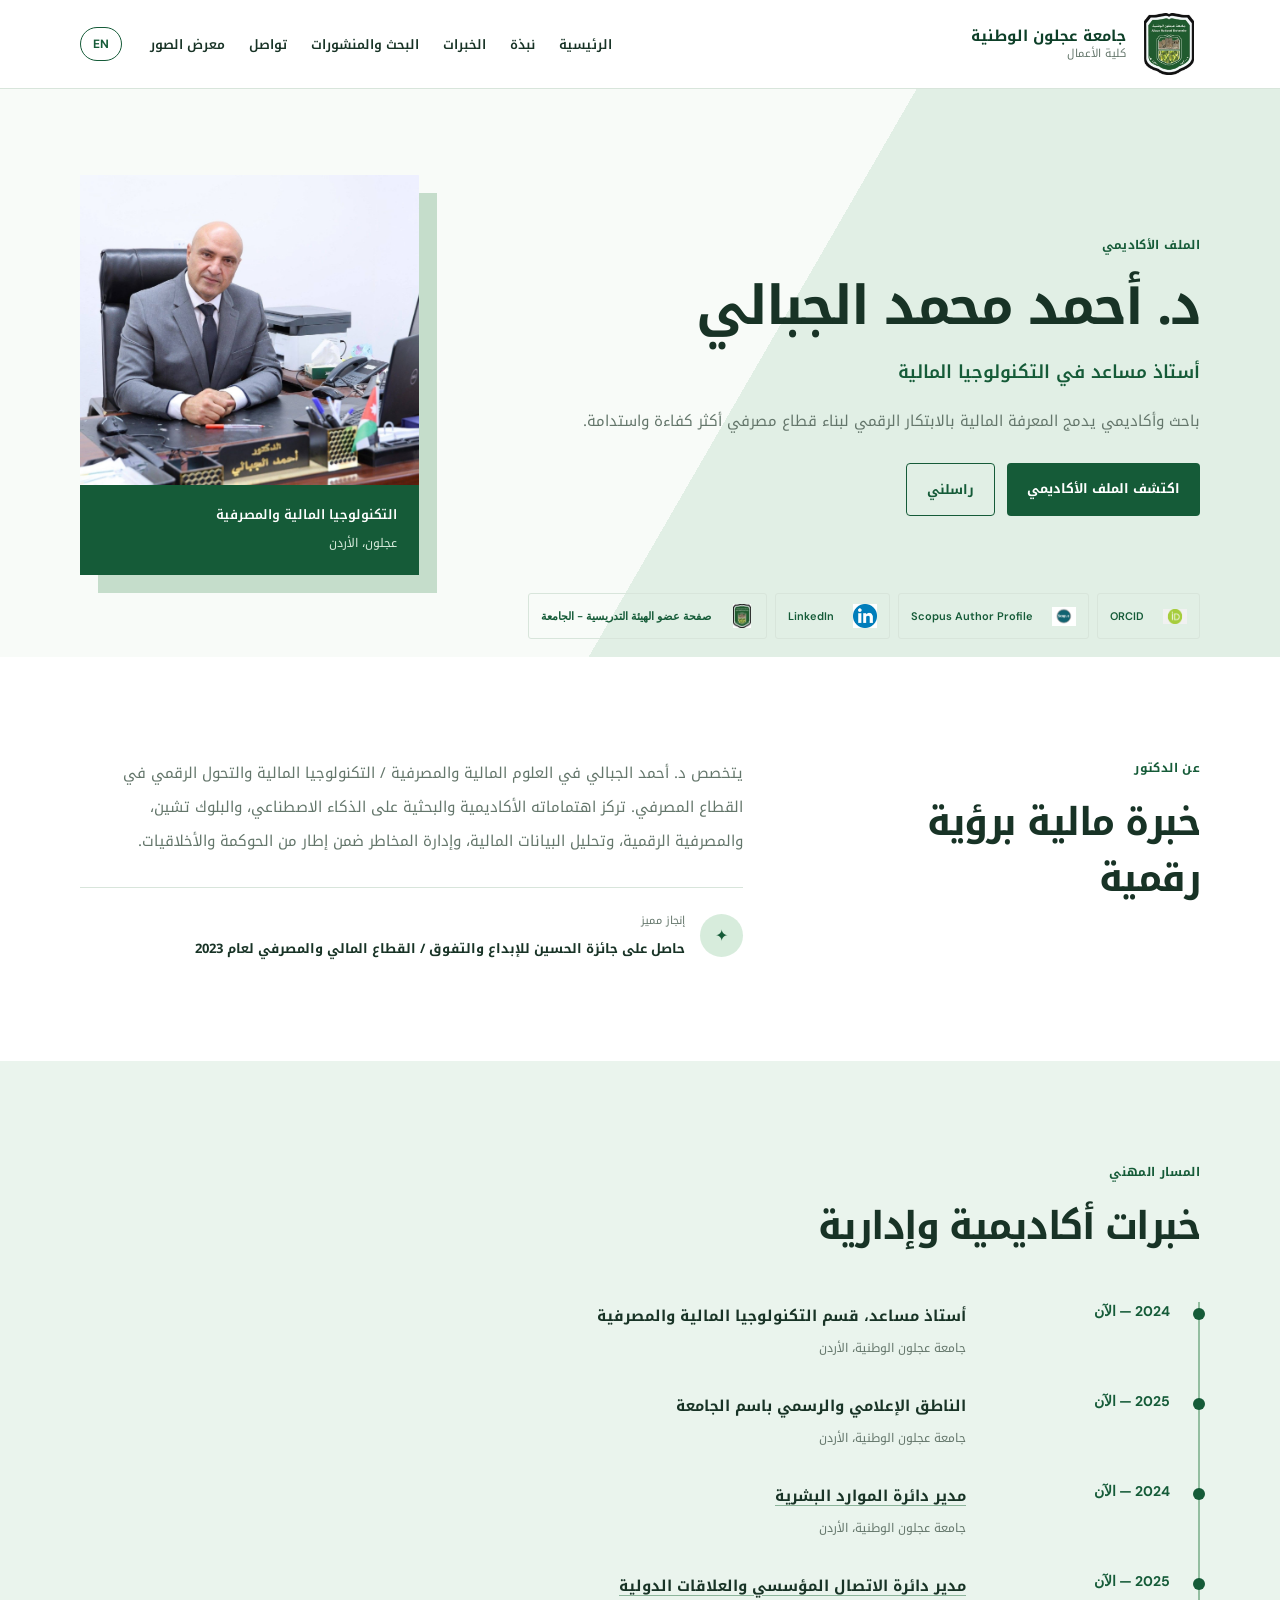
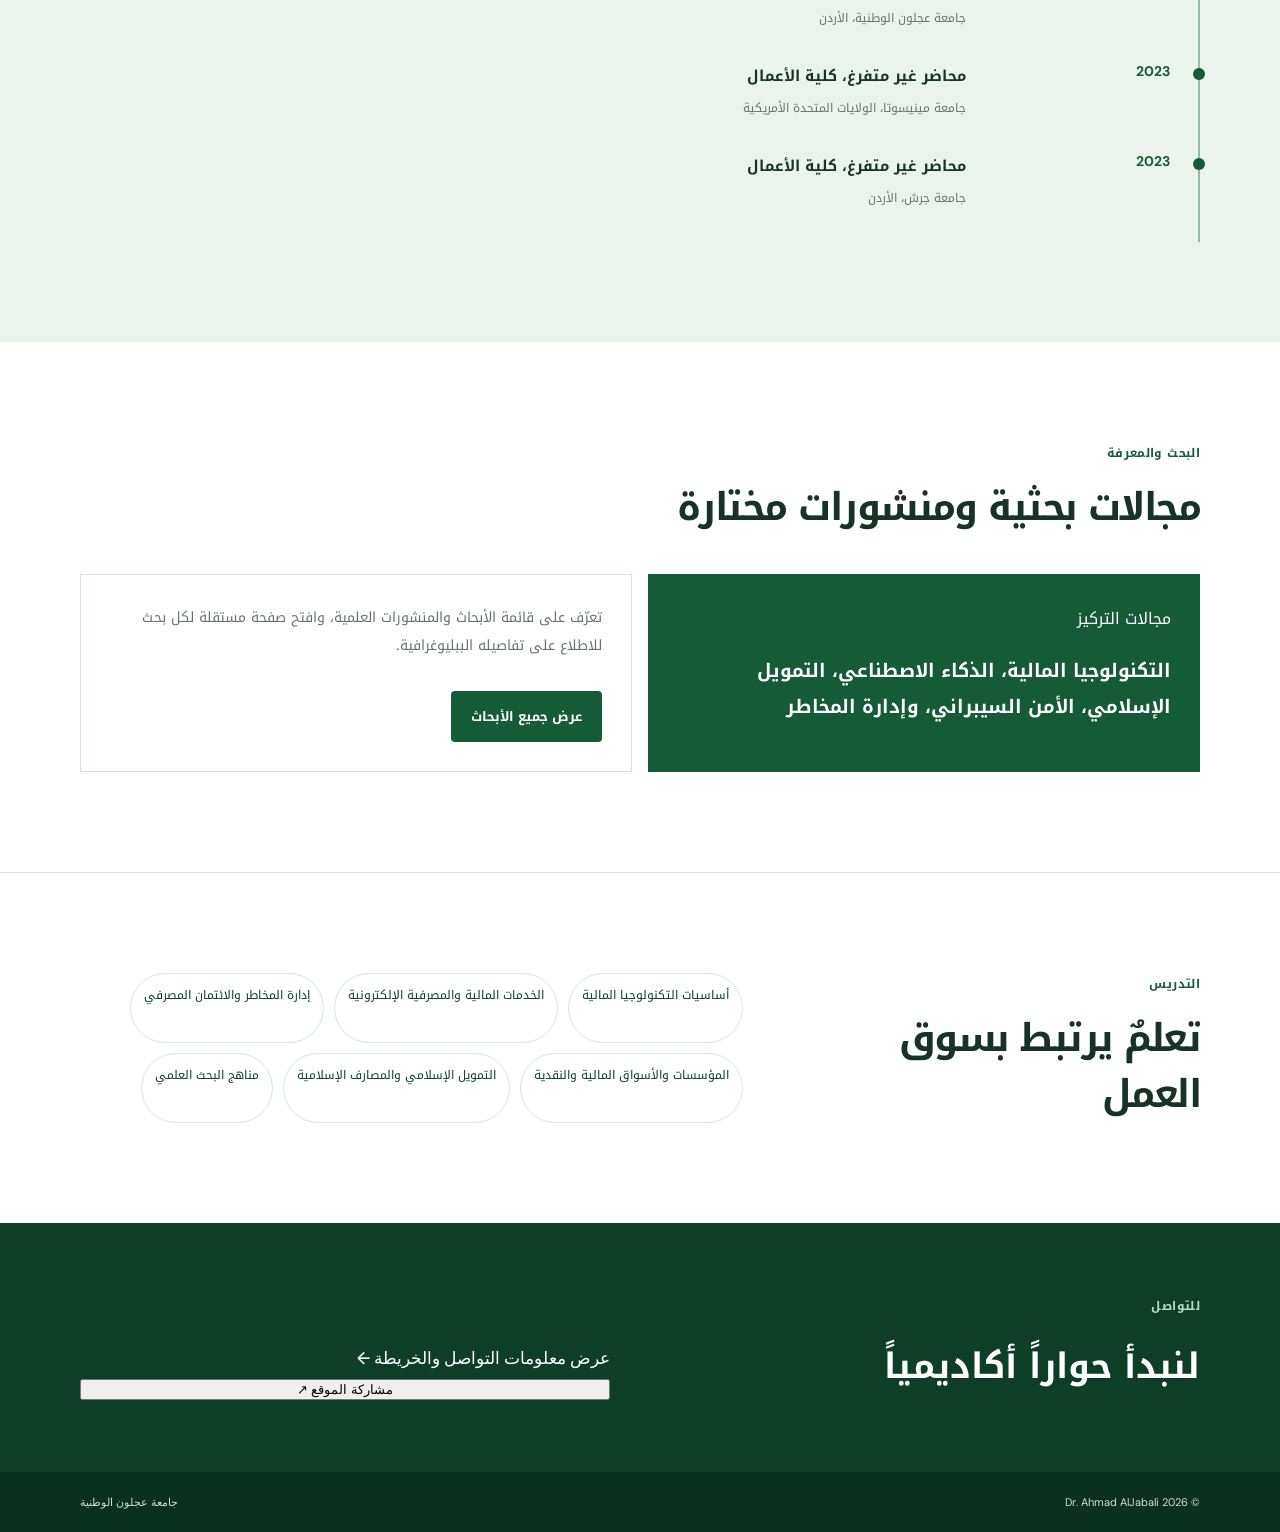
<file: index.html>
<!doctype html>
<html lang="ar" dir="rtl">
<head>
  <meta charset="UTF-8" />
  <meta name="viewport" content="width=device-width, initial-scale=1.0" />
  <title>د. أحمد الجبالي | الملف الأكاديمي</title>
  <meta name="description" content="الموقع الأكاديمي للدكتور أحمد الجبالي - العلوم المالية والمصرفية /التكنولوجيا المالية." />
  <!-- Social Media Preview -->
<meta property="og:title" content="د. أحمد محمد الجبالي | الملف الأكاديمي" />
<meta property="og:description" content="الموقع الأكاديمي للدكتور أحمد الجبالي - العلوم المالية والمصرفية/التكنولوجيا المالية." />
<meta property="og:image" content="https://mohammadalj5.github.io/dr_ahmadaljabali-website/assets/51c2ac51-fe63-4272-a3a8-78ae54e2b1c9.png" />
<meta property="og:url" content="https://mohammadalj5.github.io/dr_ahmadaljabali-website/" />
<meta property="og:type" content="website" />

<meta name="twitter:card" content="summary_large_image" />
<meta name="twitter:title" content="د. أحمد محمد الجبالي | الملف الأكاديمي" />
<meta name="twitter:description" content="الموقع الأكاديمي للدكتور أحمد الجبالي - العلوم المالية والمصرفية /التكنولوجيا المالية." />
<meta name="twitter:image" content="https://mohammadalj5.github.io/dr_ahmadaljabali-website/assets/51c2ac51-fe63-4272-a3a8-78ae54e2b1c9.png" />
  <link rel="preconnect" href="https://fonts.googleapis.com">
  <link rel="preconnect" href="https://fonts.gstatic.com" crossorigin>
  <link href="https://fonts.googleapis.com/css2?family=DM+Sans:wght@400;500;600;700&family=Noto+Kufi+Arabic:wght@400;500;600;700&display=swap" rel="stylesheet">
  <link rel="stylesheet" href="styles.css" />
</head>
<body>
  <header class="site-header" id="top">
    <div class="container nav-wrap">
      <a class="brand" href="#top" aria-label="الرئيسية">
        <img src="assets/anu-logo.png" alt="شعار جامعة عجلون الوطنية" />
        <span><strong data-i18n="university">جامعة عجلون الوطنية</strong><small data-i18n="college">كلية الأعمال</small></span>
      </a>
      <nav aria-label="التنقل الرئيسي">
        <a href="index.html" data-i18n="navHome">الرئيسية</a>
        <a href="#about" data-i18n="navAbout">نبذة</a>
        <a href="#experience" data-i18n="navExperience">الخبرات</a>
        <a href="publications.html" data-i18n="navResearch">البحث والمنشورات</a>
        <a href="contact.html" data-i18n="navContact">تواصل</a>
        <a href="gallery.html" data-i18n="navGallery">معرض الصور</a>
      </nav>
      <button class="language-toggle" id="languageToggle" type="button" aria-label="Switch to English">EN</button>
    </div>
  </header>

  <main>
    <section class="hero">
      <div class="container hero-grid">
        <div class="hero-copy">
          <p class="eyebrow" data-i18n="eyebrow">الملف الأكاديمي</p>
          <h1 data-i18n="name">د. أحمد محمد الجبالي</h1>
          <p class="role" data-i18n="role">أستاذ مساعد في التكنولوجيا المالية</p>
          <p class="intro" data-i18n="intro">باحث وأكاديمي يدمج المعرفة المالية بالابتكار الرقمي لبناء قطاع مصرفي أكثر كفاءة واستدامة.</p>
          <div class="hero-actions">
            <a class="button button-primary" href="#about" data-i18n="discover">اكتشف الملف الأكاديمي</a>
            <a class="button button-quiet" href="mailto:A.Aljabali@anu.edu.jo" data-i18n="email">راسلني</a>
          </div>
        </div>
        <aside class="profile-card profile-visual" aria-label="صورة الدكتور أحمد الجبالي">
          <img src="assets/ahmad-aljabali.jpg" alt="الدكتور أحمد الجبالي" />
          <div class="photo-caption"><p data-i18n="cardDepartment"> التكنولوجيا المالية والمصرفية</p><span data-i18n="cardLocation">عجلون، الأردن</span></div>
        </aside>
</div>
<div class="container profile-links" aria-label="روابط أكاديمية">
  <a href="https://orcid.org/0009-0002-8690-1469" target="_blank" rel="noopener">
    <img src="assets/orcid logo.png" alt="ORCID">
    <span>ORCID</span>
  </a>

  <a href="https://www.scopus.com/authid/detail.uri?authorId=59674496400" target="_blank" rel="noopener">
    <img src="assets/scopus logo.jpg" alt="Scopus">
    <span>Scopus Author Profile</span>
  </a>
<a href="https://www.linkedin.com/in/dr-ahmad-aljabali-895127381" target="_blank" rel="noopener">
  <img src="assets/linkedin-logo.jpg" alt="LinkedIn">
  <span>LinkedIn</span>
</a>
  <a href="https://www.anu.edu.jo/colleges/business-college/department-of-banking-and-financial-sciences/faculty-members-of-the-department-of-banking-and-finance/" target="_blank" rel="noopener">
    <img src="assets/anu-logo.png" alt="جامعة عجلون الوطنية">
    <span>صفحة عضو الهيئة التدريسية - الجامعة</span>
  </a>
</div>
     
    </section>

    <section class="section" id="about">
      <div class="container two-column">
        <div>
          <p class="section-kicker" data-i18n="aboutKicker">عن الدكتور</p>
          <h2 data-i18n="aboutTitle">خبرة مالية برؤية رقمية</h2>
        </div>
        <div>
          <p class="body-copy" data-i18n="aboutText">يتخصص د. أحمد الجبالي في العلوم المالية والمصرفية /التكنولوجيا المالية والتحول الرقمي في القطاع المصرفي. تركز اهتماماته الأكاديمية والبحثية على الذكاء الاصطناعي، والبلوك تشين، والمصرفية الرقمية، وتحليل البيانات المالية، وإدارة المخاطر ضمن إطار من الحوكمة والأخلاقيات.</p>
          <div class="award-callout">
            <span class="award-icon">✦</span>
            <div><small data-i18n="awardLabel">إنجاز مميز</small><strong data-i18n="awardText">حاصل على جائزة الحسين للابداع والتفوق / القطاع المالية والمصرفي لعام 2023</strong></div>
          </div>
        </div>
      </div>
    </section>

    <section class="section soft-section" id="experience">
      <div class="container">
        <p class="section-kicker" data-i18n="experienceKicker">المسار المهني</p>
        <h2 data-i18n="experienceTitle">خبرات أكاديمية وإدارية</h2>
        <div class="timeline">
          <article><time>2024 — <span data-i18n="present">الآن</span></time><div><h3 data-i18n="job1">أستاذ مساعد، قسم التكنولوجيا المالية والمصرفية</h3><p data-i18n="anu">جامعة عجلون الوطنية، الأردن</p></div></article>
          <article><time>2025 — <span data-i18n="present2">الآن</span></time><div><h3 data-i18n="job2"> الناطق الاعلامي والرسمي باسم الجامعة</h3><p data-i18n="anu2">جامعة عجلون الوطنية، الأردن</p></div></article>
          <article><time>2024 — <span data-i18n="present3">الآن</span></time><div><h3><a class="role-link" href="https://www.anu.edu.jo/human-resources-department/" target="_blank" rel="noopener" data-i18n="jobHr"> مدير دائرة الموارد البشرية</a></h3><p data-i18n="anuHr">جامعة عجلون الوطنية، الأردن</p></div></article>
          <article><time>2025 — <span data-i18n="present4">الآن</span></time><div><h3><a class="role-link" href="https://www.anu.edu.jo/public-relations-department/" target="_blank" rel="noopener" data-i18n="jobPr">مدير دائرة الإتصال المؤسسي والعلاقات الدولية </a></h3><p data-i18n="anuPr">جامعة عجلون الوطنية، الأردن</p></div></article>
          <article><time>2023 </time><div><h3 data-i18n="job4">محاضر غير متفرغ/كلية الاعمال</h3><p data-i18n="minnesota">جامعة مينيسوتا، الولايات المتحدة الأمريكية</p></div></article>
          <article><time>2023 </time><div><h3 data-i18n="job5">محاضرغيرمتفرغ،كلية الاعمال</h3><p data-i18n="fiafi">الاردن،جامعة جرش</p></div></article>
        </div>
      </div>
    </section>

    <section class="section" id="research">
      <div class="container">
        <p class="section-kicker" data-i18n="researchKicker">البحث والمعرفة</p>
        <h2 data-i18n="researchTitle">مجالات بحثية ومنشورات مختارة</h2>
        <div class="research-overview">
          <article class="research-lead"><span data-i18n="areasLabel">مجالات التركيز</span><h3 data-i18n="areas">التكنولوجيا المالية، الذكاء الاصطناعي، التمويل الإسلامي، الأمن السيبراني، وإدارة المخاطر</h3></article>
          <div><p data-i18n="researchIntro">تعرّف على قائمة الأبحاث والمنشورات العلمية، وافتح صفحة مستقلة لكل بحث للاطلاع على تفاصيله الببليوغرافية.</p><a href="publications.html" class="button button-primary" data-i18n="viewResearch">عرض جميع الأبحاث</a></div>
        </div>
      </div>
    </section>

    <section class="section teaching-section">
      <div class="container two-column">
        <div><p class="section-kicker" data-i18n="teachingKicker">التدريس</p><h2 data-i18n="teachingTitle">تعلمٌ يرتبط بسوق العمل</h2></div>
        <div class="course-list">
          <span data-i18n="course1">أساسيات التكنولوجيا المالية</span><span data-i18n="course2">الخدمات المالية والمصرفية الإلكترونية</span><span data-i18n="course3">إدارة المخاطر والائتمان المصرفي</span><span data-i18n="course4">المؤسسات والأسواق المالية والنقدية</span><span data-i18n="course5">التمويل الإسلامي والمصارف الإسلامية</span><span data-i18n="course6">مناهج البحث العلمي</span>
        </div>
      </div>
    </section>

    <section class="contact-section" id="contact">
      <div class="container contact-grid">
        <div><p class="section-kicker light" data-i18n="contactKicker">للتواصل</p><h2 data-i18n="contactTitle">لنبدأ حواراً أكاديمياً</h2></div>
        <div class="contact-details"><a href="contact.html" data-i18n="contactCta">عرض معلومات التواصل والخريطة ←</a><button class="share-site" id="shareSite" type="button" data-i18n="shareSite">مشاركة الموقع ↗</button></div>
      </div>
    </section>
  </main>
  <footer><div class="container"><span>© <span id="year"></span> Dr. Ahmad AlJabali</span><span data-i18n="footer">جامعة عجلون الوطنية</span></div></footer>
  <script src="publications.js"></script><script src="script.js"></script><script src="share.js"></script>
</body>
</html>
</file>
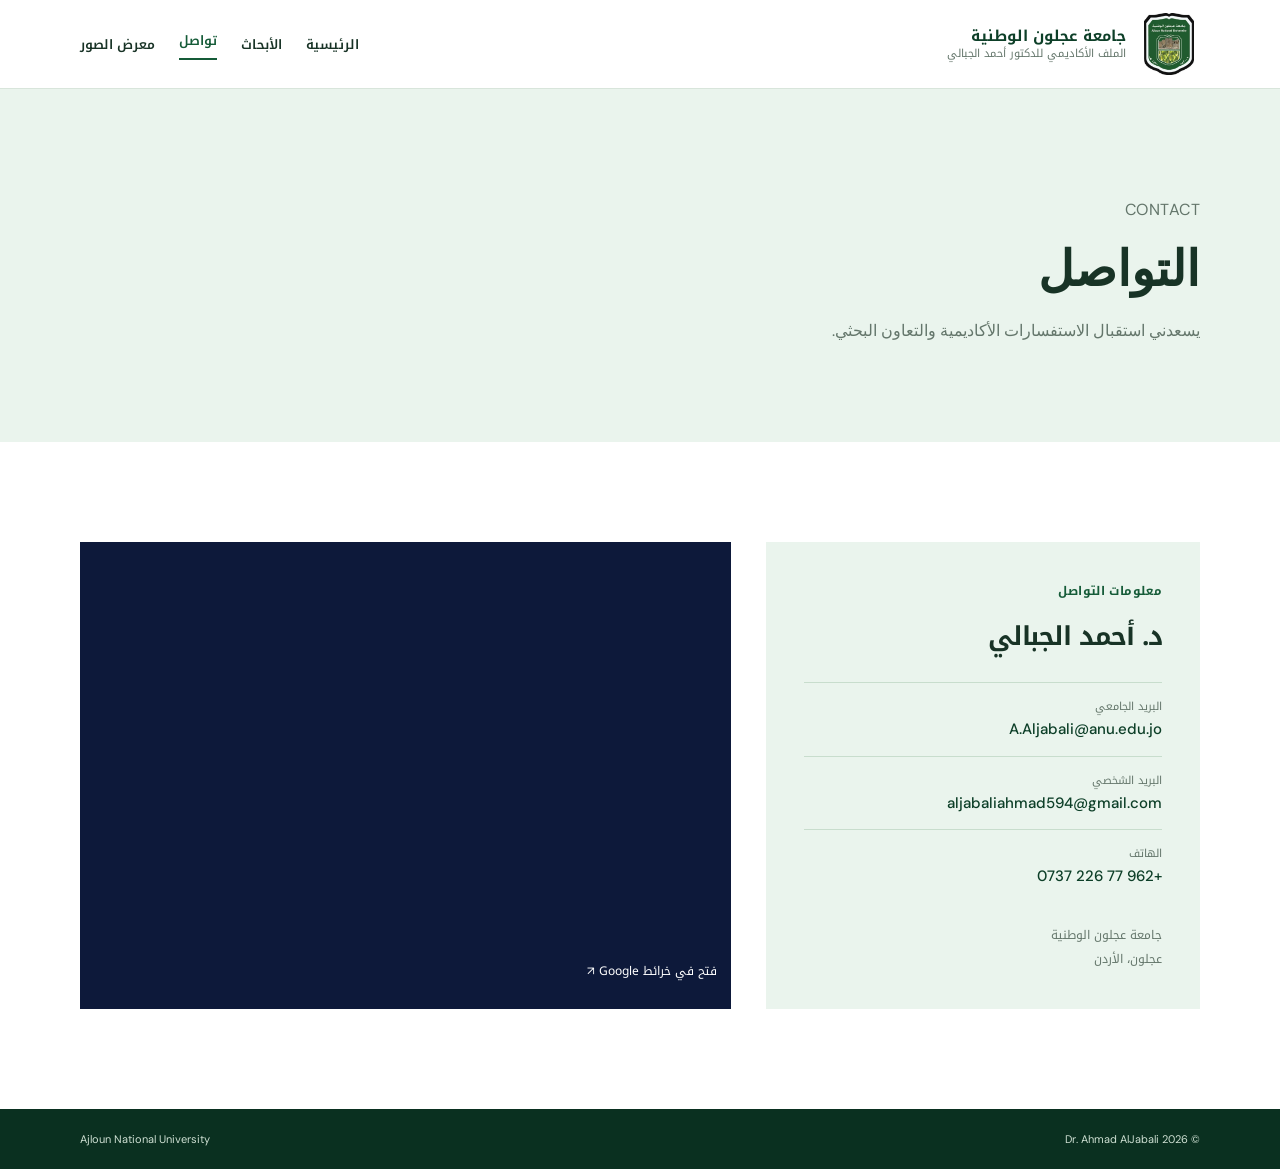
<file: contact.html>
<!doctype html><html lang="ar" dir="rtl"><head><meta charset="UTF-8"><meta name="viewport" content="width=device-width, initial-scale=1.0"><title>التواصل | د. أحمد الجبالي</title><link rel="preconnect" href="https://fonts.googleapis.com"><link rel="preconnect" href="https://fonts.gstatic.com" crossorigin><link href="https://fonts.googleapis.com/css2?family=DM+Sans:wght@400;500;600;700&family=Noto+Kufi+Arabic:wght@400;500;600;700&display=swap" rel="stylesheet"><link rel="stylesheet" href="styles.css"></head><body><header class="site-header"><div class="container nav-wrap"><a class="brand" href="index.html"><img src="assets/anu-logo.png" alt="شعار جامعة عجلون الوطنية"><span><strong>جامعة عجلون الوطنية</strong><small>الملف الأكاديمي للدكتور أحمد الجبالي</small></span></a><nav><a href="index.html">الرئيسية</a><a href="publications.html">الأبحاث</a><a class="active" href="contact.html">تواصل</a><a href="gallery.html">معرض الصور</a></nav></div></header><main><section class="publication-hero"><div class="container"><p class="section-kicker">CONTACT</p><h1>التواصل</h1><p>يسعدني استقبال الاستفسارات الأكاديمية والتعاون البحثي.</p></div></section><section class="section"><div class="container contact-page-grid"><div class="contact-card"><p class="section-kicker">معلومات التواصل</p><h2>د. أحمد الجبالي</h2><a href="mailto:A.Aljabali@anu.edu.jo"><small>البريد الجامعي</small>A.Aljabali@anu.edu.jo</a><a href="mailto:aljabaliahmad594@gmail.com"><small>البريد الشخصي</small>aljabaliahmad594@gmail.com</a><a href="tel:+962772260737"><small>الهاتف</small>+962 77 226 0737</a><p class="address">جامعة عجلون الوطنية<br>عجلون، الأردن</p></div><div class="map-card"><iframe title="موقع جامعة عجلون الوطنية على الخريطة" src="https://www.google.com/maps?q=Ajloun%20National%20University%2C%20Jordan&output=embed" loading="lazy" referrerpolicy="no-referrer-when-downgrade"></iframe><a href="https://maps.app.goo.gl/Q93CPGFQeJzZ2VXa8" target="_blank" rel="noopener">فتح في خرائط Google ↗</a></div></div></section></main><footer><div class="container"><span>© <span id="year"></span> Dr. Ahmad AlJabali</span><span>Ajloun National University</span></div></footer><script>document.querySelector('#year').textContent=new Date().getFullYear()</script></body></html>
</file>
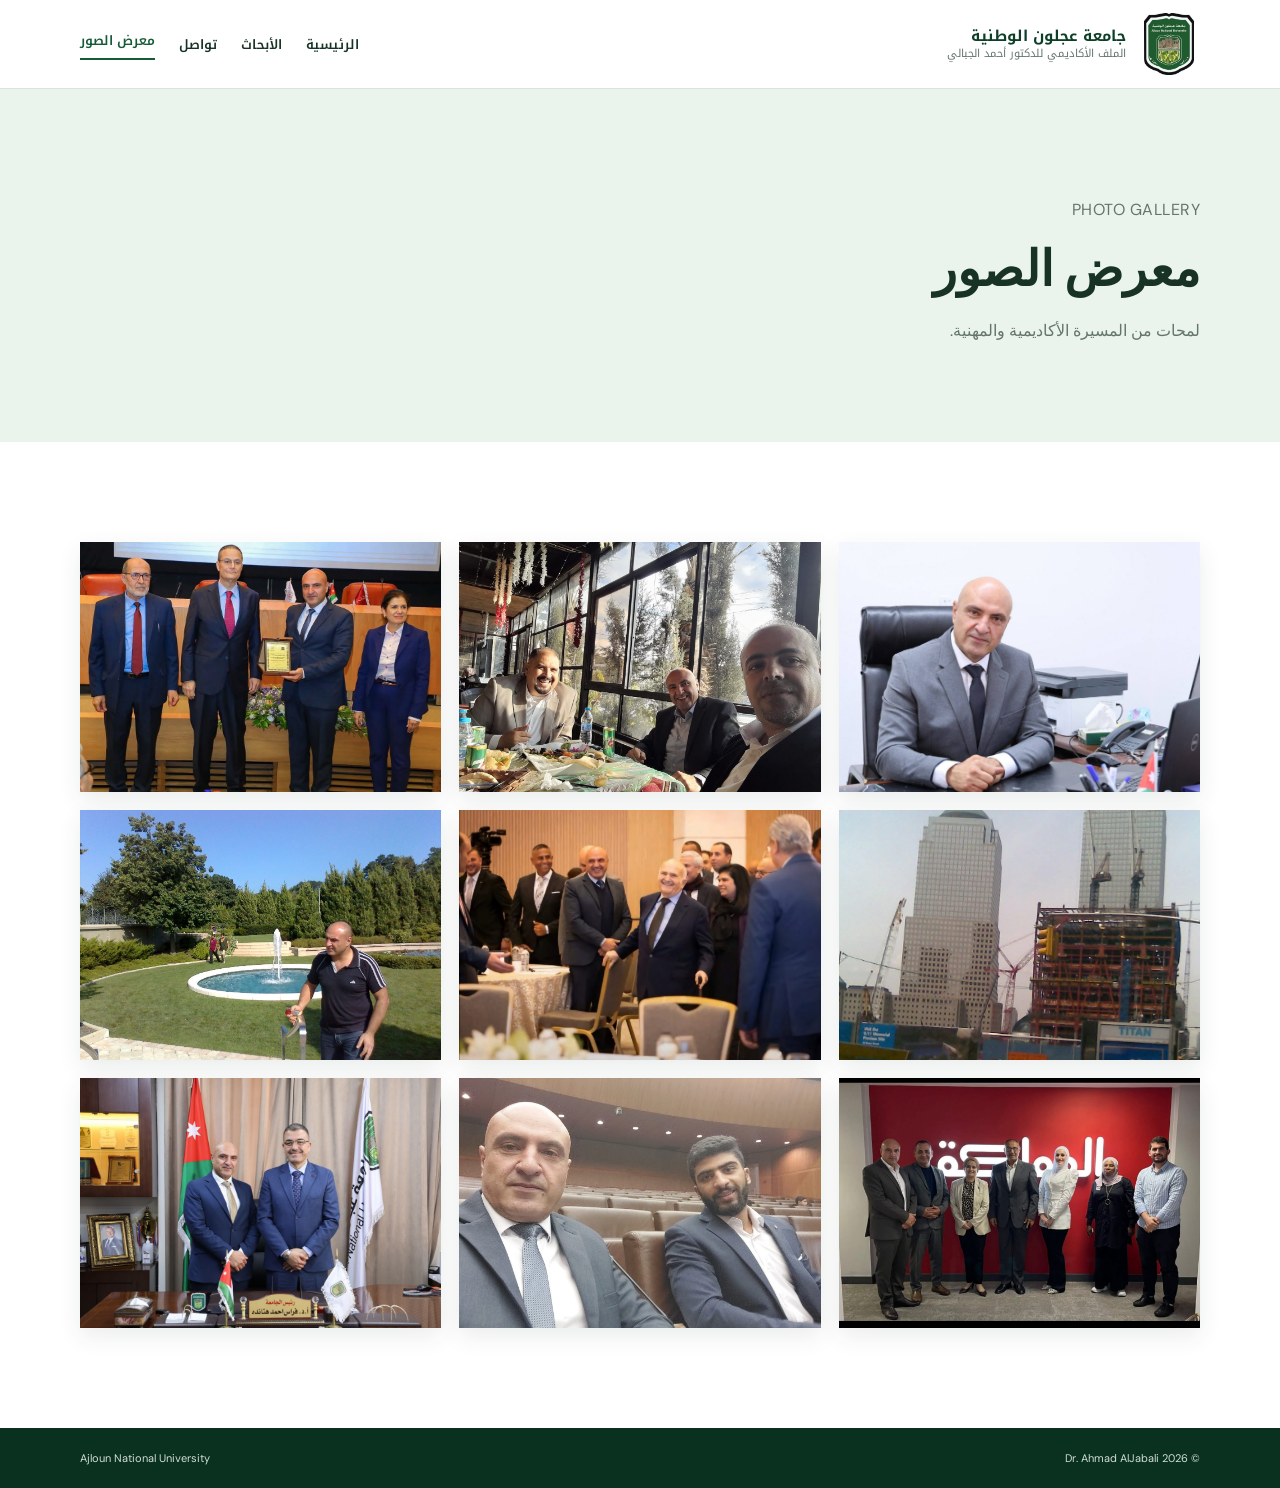
<file: gallery.html>
<!doctype html><html lang="ar" dir="rtl"><head><meta charset="UTF-8"><meta name="viewport" content="width=device-width, initial-scale=1.0"><title>معرض الصور | د. أحمد الجبالي</title><link rel="preconnect" href="https://fonts.googleapis.com"><link rel="preconnect" href="https://fonts.gstatic.com" crossorigin><link href="https://fonts.googleapis.com/css2?family=DM+Sans:wght@400;500;600;700&family=Noto+Kufi+Arabic:wght@400;500;600;700&display=swap" rel="stylesheet"><link rel="stylesheet" href="styles.css"></head><body><header class="site-header"><div class="container nav-wrap"><a class="brand" href="index.html"><img src="assets/anu-logo.png" alt="شعار جامعة عجلون الوطنية"><span><strong>جامعة عجلون الوطنية</strong><small>الملف الأكاديمي للدكتور أحمد الجبالي</small></span></a><nav><a href="index.html">الرئيسية</a><a href="publications.html">الأبحاث</a><a href="contact.html">تواصل</a><a class="active" href="gallery.html">معرض الصور</a></nav></div></header><main><section class="publication-hero"><div class="container"><p class="section-kicker">PHOTO GALLERY</p><h1>معرض الصور</h1><p>لمحات من المسيرة الأكاديمية والمهنية.</p></div></section><section class="section"><div class="container gallery-grid"><figure><img src="assets/ahmad-aljabali.jpg" alt="الدكتور أحمد الجبالي في مكتبه"></figure><figure><img src="assets/gallery-01.jpg" alt="لقاء اجتماعي"></figure><figure><img src="assets/gallery-02.jpg" alt="تكريم أكاديمي"></figure><figure><img src="assets/gallery-03.jpg" alt="زيارة مهنية"></figure><figure><img src="assets/gallery-04.jpg" alt="مشاركة في فعالية"></figure><figure><img src="assets/gallery-05.jpg" alt="زيارة خارجية"></figure><figure><img src="assets/gallery-06.png" alt="زيارة مهنية إعلامية"></figure><figure><img src="assets/gallery-07.png" alt="حضور فعالية أكاديمية"></figure><figure><img src="assets/gallery08.jpg" alt=""></figure></div></section></main><footer><div class="container"><span>© <span id="year"></span> Dr. Ahmad AlJabali</span><span>Ajloun National University</span></div></footer><script>document.querySelector('#year').textContent=new Date().getFullYear()</script></body></html>
</file>
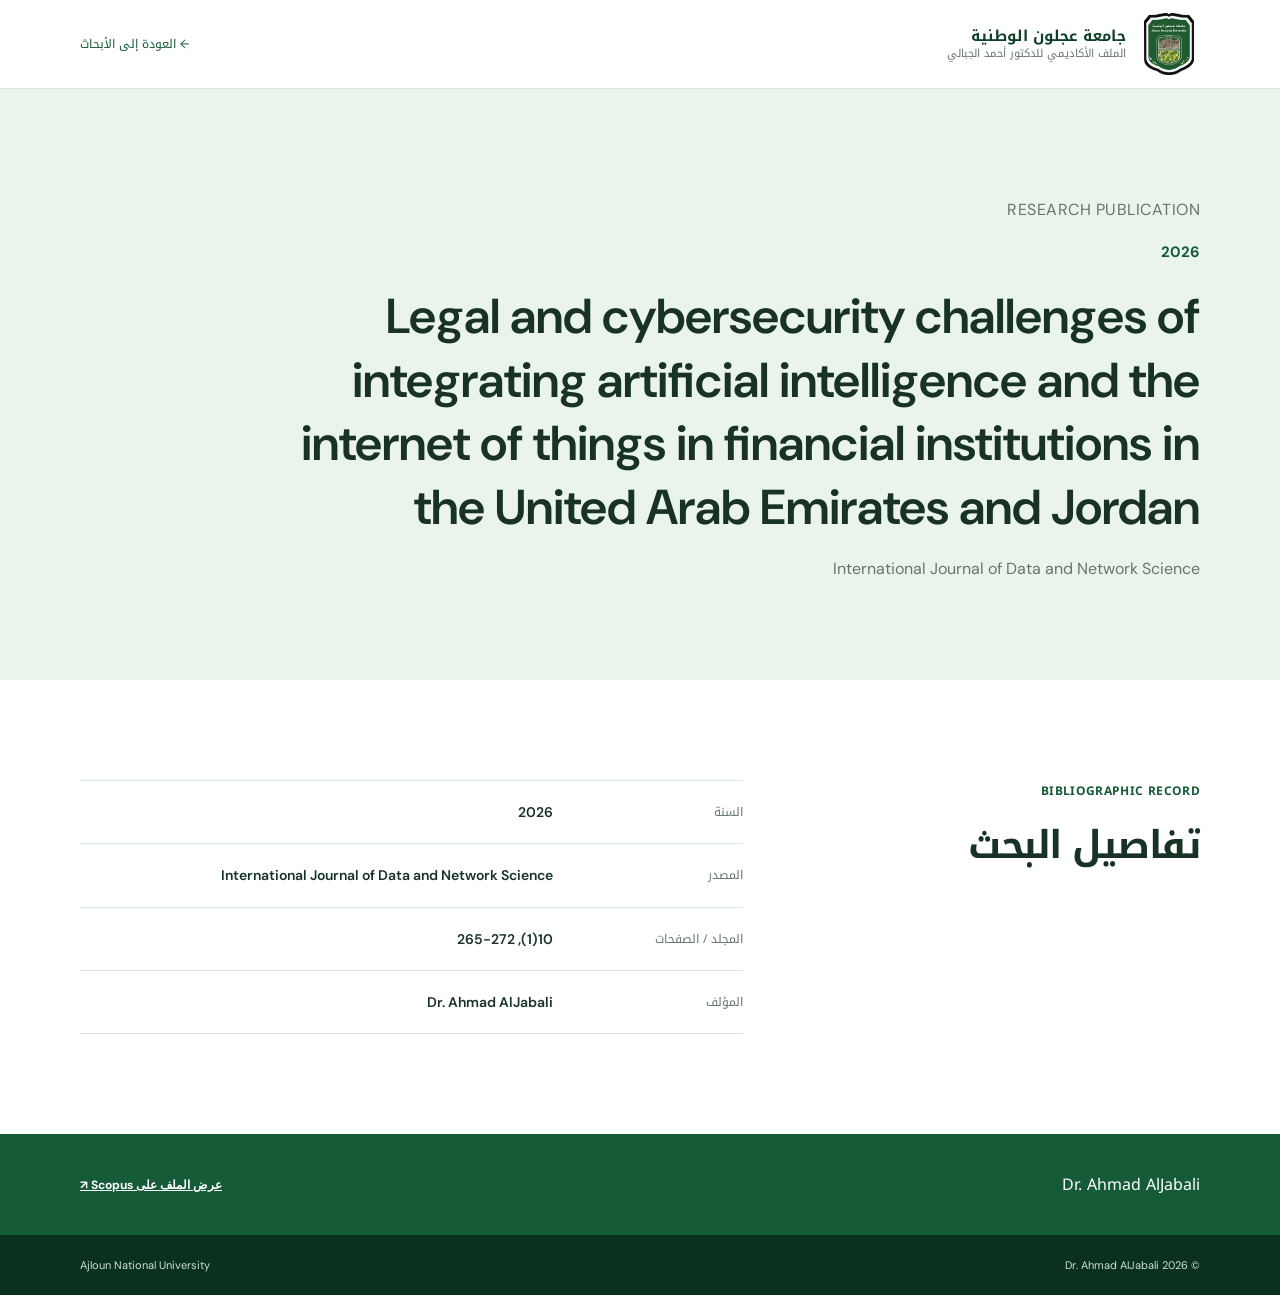
<file: publication.html>
<!doctype html>
<html lang="ar" dir="rtl">
<head><meta charset="UTF-8" /><meta name="viewport" content="width=device-width, initial-scale=1.0" /><title>بحث علمي | د. أحمد الجبالي</title><link rel="preconnect" href="https://fonts.googleapis.com"><link rel="preconnect" href="https://fonts.gstatic.com" crossorigin><link href="https://fonts.googleapis.com/css2?family=DM+Sans:wght@400;500;600;700&family=Noto+Kufi+Arabic:wght@400;500;600;700&display=swap" rel="stylesheet"><link rel="stylesheet" href="styles.css" /></head>
<body class="publication-page"><header class="site-header"><div class="container nav-wrap"><a class="brand" href="index.html"><img src="assets/anu-logo.png" alt="شعار جامعة عجلون الوطنية"><span><strong>جامعة عجلون الوطنية</strong><small>الملف الأكاديمي للدكتور أحمد الجبالي</small></span></a><a class="back-link" href="index.html#research">← العودة إلى الأبحاث</a></div></header><main><section class="publication-hero"><div class="container"><p class="section-kicker">RESEARCH PUBLICATION</p><small id="pubYear"></small><h1 id="pubTitle"></h1><p id="pubVenue"></p></div></section><section class="section"><div class="container detail-grid"><div><p class="section-kicker">BIBLIOGRAPHIC RECORD</p><h2>تفاصيل البحث</h2></div><div id="pubDetails" class="publication-details"></div></div></section><section class="author-cta"><div class="container"><span>Dr. Ahmad AlJabali</span><a href="https://www.scopus.com/authid/detail.uri?authorId=59674496400" target="_blank" rel="noopener">عرض الملف على Scopus ↗</a></div></section></main><footer><div class="container"><span>© <span id="year"></span> Dr. Ahmad AlJabali</span><span>Ajloun National University</span></div></footer><script src="publications.js"></script><script src="publication-detail.js"></script></body>
</html>
</file>
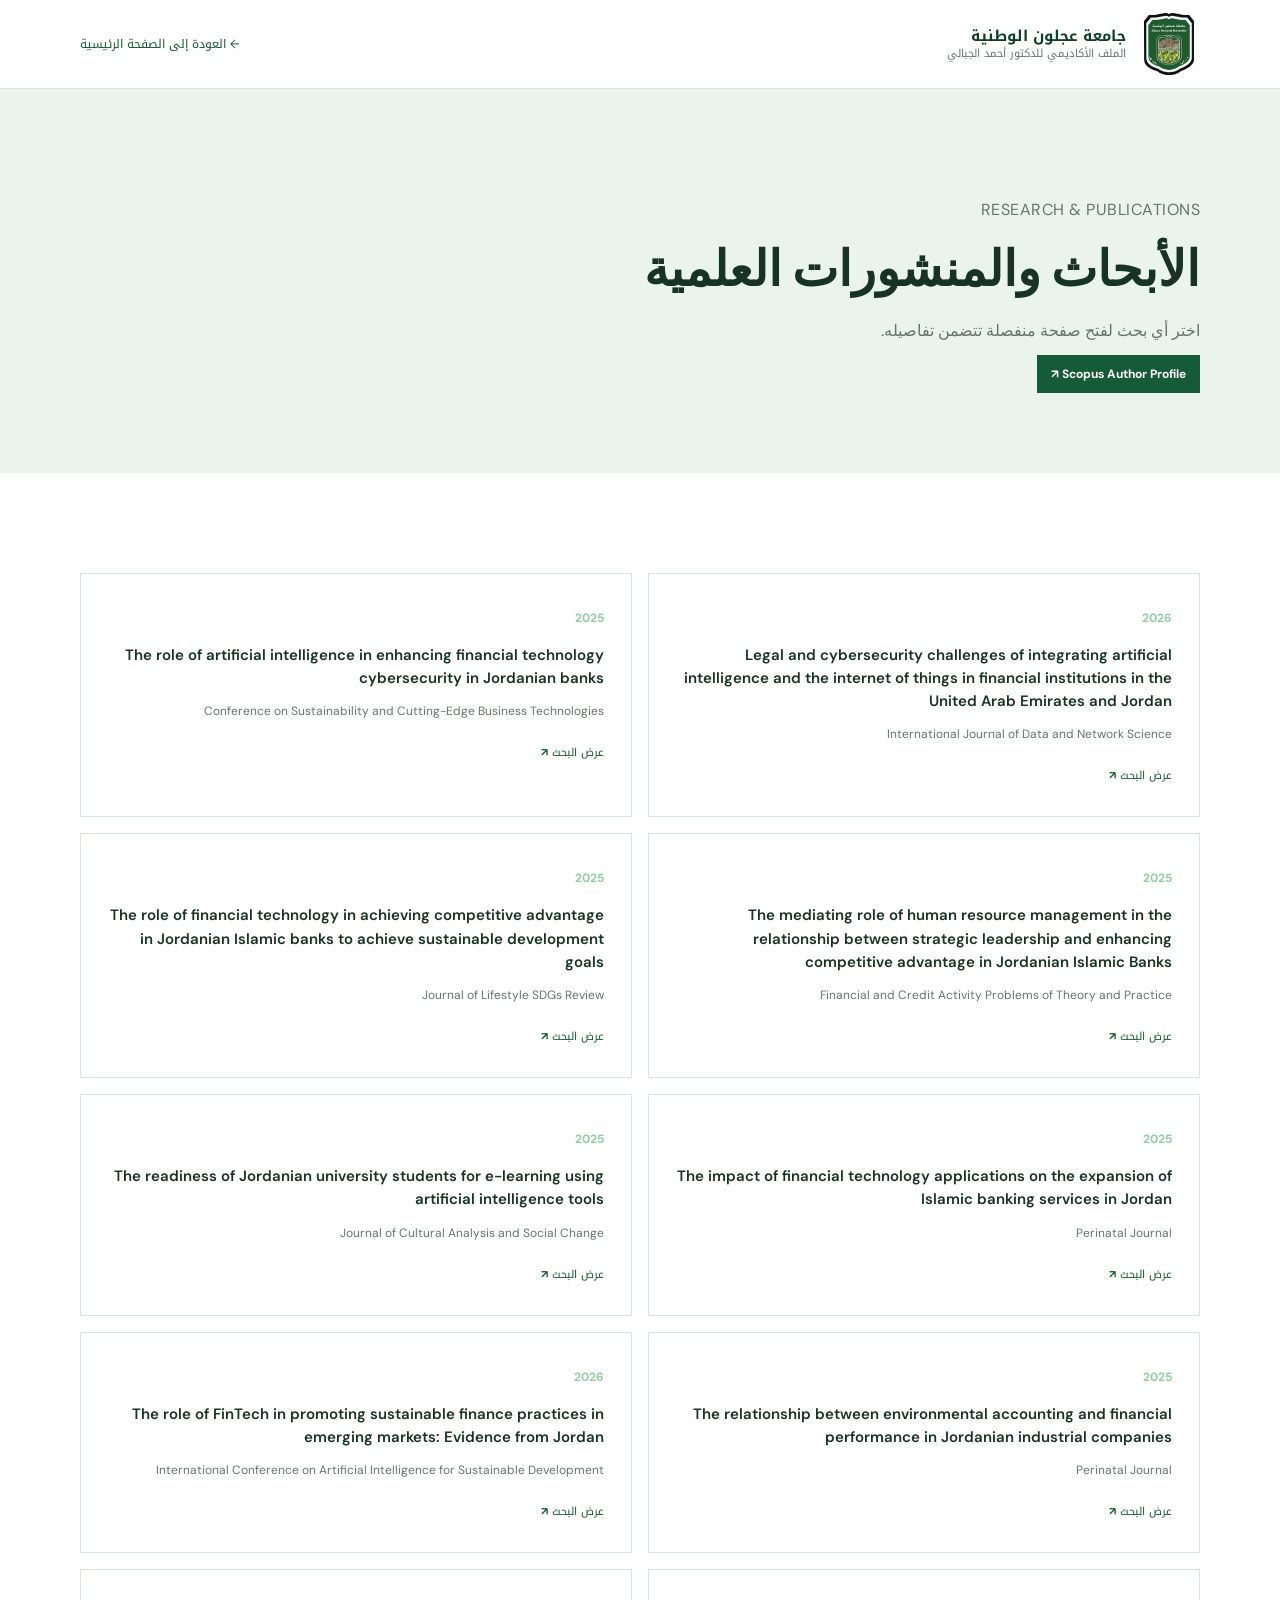
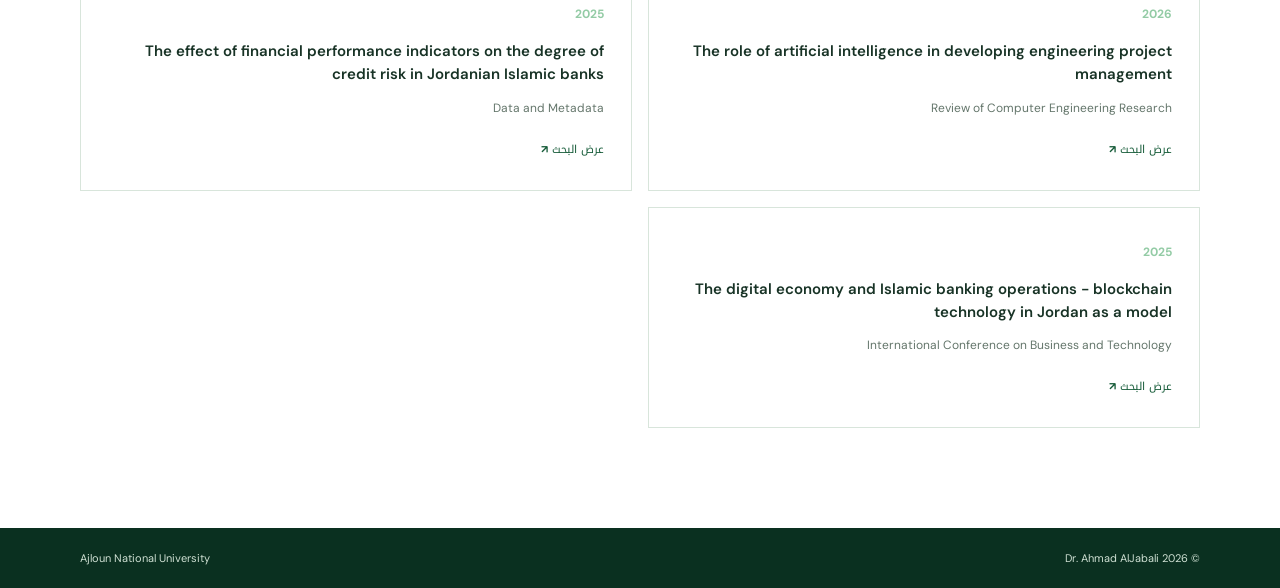
<file: publications.html>
<!doctype html>
<html lang="ar" dir="rtl">
<head><meta charset="UTF-8" /><meta name="viewport" content="width=device-width, initial-scale=1.0" /><title>الأبحاث والمنشورات | د. أحمد الجبالي</title><link rel="preconnect" href="https://fonts.googleapis.com"><link rel="preconnect" href="https://fonts.gstatic.com" crossorigin><link href="https://fonts.googleapis.com/css2?family=DM+Sans:wght@400;500;600;700&family=Noto+Kufi+Arabic:wght@400;500;600;700&display=swap" rel="stylesheet"><link rel="stylesheet" href="styles.css" /></head>
<body><header class="site-header"><div class="container nav-wrap"><a class="brand" href="index.html"><img src="assets/anu-logo.png" alt="شعار جامعة عجلون الوطنية"><span><strong>جامعة عجلون الوطنية</strong><small>الملف الأكاديمي للدكتور أحمد الجبالي</small></span></a><a class="back-link" href="index.html">← العودة إلى الصفحة الرئيسية</a></div></header><main><section class="publication-hero"><div class="container"><p class="section-kicker">RESEARCH & PUBLICATIONS</p><h1>الأبحاث والمنشورات العلمية</h1><p>اختر أي بحث لفتح صفحة منفصلة تتضمن تفاصيله.</p><a href="https://www.scopus.com/authid/detail.uri?authorId=59674496400" target="_blank" rel="noopener" class="scopus-link">Scopus Author Profile ↗</a></div></section><section class="section"><div class="container"><div class="publications-page-list" id="publicationList"></div></div></section></main><footer><div class="container"><span>© <span id="year"></span> Dr. Ahmad AlJabali</span><span>Ajloun National University</span></div></footer><script src="publications.js"></script><script src="publications-page.js"></script></body>
</html>
</file>
<file: styles.css>
:root{--green:#155b38;--green-dark:#0d3f28;--mint:#eaf4ed;--cream:#f9fbf8;--ink:#183326;--muted:#64766b;--line:#d8e5db}*{box-sizing:border-box}html{scroll-behavior:smooth}body{margin:0;background:#fff;color:var(--ink);font-family:"Noto Kufi Arabic","DM Sans",sans-serif}.container{width:min(1120px,calc(100% - 48px));margin:auto}.site-header{background:#fff;border-bottom:1px solid var(--line);position:sticky;top:0;z-index:10}.nav-wrap{min-height:88px;display:flex;align-items:center;justify-content:space-between;gap:28px}.brand{display:flex;align-items:center;gap:12px;color:var(--green-dark);text-decoration:none;line-height:1.35}.brand img{width:62px;height:62px;object-fit:contain}.brand strong,.brand small{display:block}.brand strong{font-size:15px}.brand small{font-size:11px;color:var(--muted)}nav{display:flex;align-items:center;gap:24px;margin-inline-start:auto}nav a{font-size:13px;color:var(--ink);text-decoration:none;font-weight:600}nav a:hover{color:var(--green)}.language-toggle{border:1px solid var(--green);border-radius:99px;padding:8px 12px;background:white;color:var(--green);font:700 12px "DM Sans";cursor:pointer}.hero{overflow:hidden;padding:86px 0 0;background:linear-gradient(120deg,#f8fbf8 0%,#f8fbf8 57%,#e1efe5 57%)}.hero-grid{display:grid;grid-template-columns:1.55fr .75fr;align-items:center;gap:80px}.eyebrow,.section-kicker{color:var(--green);font-size:12px;font-weight:700;letter-spacing:.03em;margin:0 0 16px}.hero h1{font-size:clamp(30px,4.2vw,54px);line-height:1.3;margin:0 0 13px;letter-spacing:-.04em}.role{font-size:18px;font-weight:600;margin:0 0 17px;color:var(--green)}.intro{font-size:15px;line-height:2;color:var(--muted);max-width:620px}.hero-actions{display:flex;gap:12px;margin-top:27px}.button{padding:13px 20px;border-radius:4px;text-decoration:none;font-size:13px;font-weight:700}.button-primary{background:var(--green);color:white}.button-quiet{border:1px solid var(--green);color:var(--green)}.profile-card{align-self:stretch;min-height:350px;background:var(--green);color:white;padding:44px 36px;display:flex;flex-direction:column;justify-content:flex-end;box-shadow:18px 18px 0 #c5ddcb}.monogram{width:95px;height:95px;display:grid;place-items:center;border:1px solid #a8c9b2;border-radius:50%;font-size:30px;font-weight:700;margin-bottom:auto}.profile-line{height:1px;background:#8bb49a;margin:24px 0}.profile-card p{font-size:15px;font-weight:600;line-height:1.8;margin:0}.profile-card span{font-size:12px;color:#d9ecde}.highlights{display:grid;grid-template-columns:repeat(3,1fr);margin-top:80px;background:var(--green-dark);color:white}.highlights div{padding:22px 28px;border-inline-start:1px solid #3e7255}.highlights div:first-child{border:0}.highlights strong{font-family:"DM Sans";font-size:21px;display:block}.highlights span{font-size:11px;color:#d2e5d7}.section{padding:100px 0}.two-column{display:grid;grid-template-columns:.7fr 1.3fr;gap:100px}.section h2{font-size:clamp(25px,3vw,39px);line-height:1.45;margin:0;letter-spacing:-.04em}.body-copy{font-size:15px;line-height:2.25;color:var(--muted);margin:0}.award-callout{border-top:1px solid var(--line);margin-top:28px;padding-top:22px;display:flex;gap:15px;align-items:center}.award-icon{background:#d7ecdc;color:var(--green);width:43px;height:43px;border-radius:50%;display:grid;place-items:center}.award-callout small,.award-callout strong{display:block}.award-callout small{font-size:11px;color:var(--muted);margin-bottom:5px}.award-callout strong{font-size:13px}.soft-section{background:var(--mint)}.timeline{margin-top:48px;border-inline-start:2px solid #94bea1}.timeline article{position:relative;display:grid;grid-template-columns:170px 1fr;gap:34px;padding:0 28px 33px}.timeline article:before{content:"";position:absolute;width:12px;height:12px;border-radius:50%;background:var(--green);inset-inline-start:-7px;top:6px}.timeline time{font:700 14px "DM Sans";color:var(--green)}.timeline h3{font-size:15px;margin:0 0 7px}.timeline p{font-size:12px;color:var(--muted);margin:0}.research-grid{margin-top:40px;display:grid;grid-template-columns:repeat(2,1fr);gap:16px}.research-grid article{border:1px solid var(--line);padding:27px;min-height:175px}.research-lead{background:var(--green);color:white;border-color:var(--green)!important}.research-grid span,.publication small{font:700 12px "DM Sans";color:#93cba5}.research-grid h3{font-size:16px;line-height:1.8;margin:14px 0}.publication h3{font-family:"DM Sans";line-height:1.5}.publication p{font:12px "DM Sans";color:var(--muted);margin:0}.teaching-section{border-top:1px solid var(--line)}.course-list{display:flex;flex-wrap:wrap;gap:10px}.course-list span{padding:10px 13px;border:1px solid var(--line);border-radius:99px;font-size:12px;color:var(--green-dark)}.contact-section{padding:72px 0;background:var(--green-dark);color:white}.contact-grid{display:grid;grid-template-columns:1fr 1fr;gap:60px;align-items:end}.light{color:#b9dbc1}.contact-section h2{font-size:35px;margin:0}.contact-details{display:flex;flex-direction:column;gap:10px}.contact-details a{font:500 17px "DM Sans";color:white;text-decoration:none}.contact-details p{font-size:12px;color:#c8ddcd;margin:4px 0 0}footer{background:#0a3020;color:#cfe0d3;font:11px "DM Sans"}footer .container{min-height:60px;display:flex;align-items:center;justify-content:space-between}@media(max-width:760px){.container{width:min(100% - 32px,1120px)}.nav-wrap{min-height:76px}.brand img{width:48px;height:48px}.brand strong{font-size:11px}.brand small{display:none}nav{display:none}.hero{padding-top:55px;background:#f8fbf8}.hero-grid,.two-column,.contact-grid{grid-template-columns:1fr;gap:35px}.profile-card{min-height:230px}.highlights{grid-template-columns:1fr;margin-top:50px}.highlights div{border-inline-start:0;border-top:1px solid #3e7255}.section{padding:65px 0}.timeline article{grid-template-columns:1fr;gap:7px}.research-grid{grid-template-columns:1fr}.contact-section{padding:55px 0}.contact-section h2{font-size:28px}}

/* Extended profile and publication pages */
.profile-visual{padding:0}.profile-visual img{width:100%;height:310px;object-fit:cover;object-position:center 25%}.photo-caption{padding:18px 22px}.profile-card .photo-caption p{font-size:13px}.profile-links{display:flex;flex-wrap:wrap;gap:8px;padding:18px 0}.profile-links a{font:600 11px "DM Sans";color:var(--green);text-decoration:none;border:1px solid var(--line);padding:10px 12px;border-radius:3px}.profile-links span{margin-inline-start:5px}.role-link{color:var(--ink);text-decoration-color:#8bb49a;text-underline-offset:4px}.research-actions{margin-top:35px;display:flex;align-items:center;gap:16px;flex-wrap:wrap}.scopus-link{padding:11px 14px;background:var(--green);color:white;text-decoration:none;font:700 12px "DM Sans"}.research-actions span{font-size:11px;color:var(--muted)}.research-grid{margin-top:16px}.publication-list{display:contents}.publication{display:block;border:1px solid var(--line);padding:27px;min-height:175px;color:var(--ink);text-decoration:none;transition:transform .2s,box-shadow .2s}.publication:hover{transform:translateY(-3px);box-shadow:0 10px 25px #153b2420}.publication h3{font:600 15px/1.55 "DM Sans";margin:12px 0}.publication p{font:12px/1.5 "DM Sans";color:var(--muted);margin:0 0 15px}.publication>span{color:var(--green);font-size:11px}.publication-hero{padding:110px 0 85px;background:var(--mint)}.publication-hero small{font:700 15px "DM Sans";color:var(--green)}.publication-hero h1{max-width:900px;font:600 clamp(28px,4vw,49px)/1.3 "DM Sans";margin:18px 0}.publication-hero p{font:16px "DM Sans";color:var(--muted)}.back-link{font-size:12px;color:var(--green);text-decoration:none}.detail-grid{display:grid;grid-template-columns:.7fr 1.3fr;gap:100px}.publication-details{border-top:1px solid var(--line)}.publication-details div{display:grid;grid-template-columns:170px 1fr;gap:20px;padding:20px 0;border-bottom:1px solid var(--line)}.publication-details span{font-size:12px;color:var(--muted)}.publication-details strong{font:600 14px/1.6 "DM Sans"}.author-cta{background:var(--green);padding:35px 0;color:white}.author-cta .container{display:flex;justify-content:space-between;align-items:center}.author-cta a{color:white;font:700 12px "DM Sans"}@media(max-width:760px){.profile-visual img{height:290px}.detail-grid{grid-template-columns:1fr;gap:35px}.publication-hero{padding:65px 0}.publication-details div{grid-template-columns:1fr;gap:5px}.author-cta .container{align-items:flex-start;gap:16px;flex-direction:column}}
.research-overview{margin-top:38px;display:grid;grid-template-columns:1fr 1fr;gap:16px;align-items:stretch}.research-overview .research-lead{padding:29px}.research-overview>div{border:1px solid var(--line);padding:29px;display:flex;flex-direction:column;justify-content:space-between}.research-overview p{font-size:14px;line-height:2;color:var(--muted);margin:0 0 22px}.research-overview .button{align-self:flex-start}.publications-page-list{display:grid;grid-template-columns:repeat(2,1fr);gap:16px}@media(max-width:760px){.research-overview,.publications-page-list{grid-template-columns:1fr}}
.active{color:var(--green);border-bottom:2px solid var(--green);padding-bottom:5px}.contact-page-grid{display:grid;grid-template-columns:.8fr 1.2fr;gap:35px}.contact-card{background:var(--mint);padding:38px}.contact-card h2{font-size:26px;margin:0 0 27px}.contact-card a{display:block;color:var(--green-dark);font:500 15px/1.7 "DM Sans";text-decoration:none;padding:13px 0;border-top:1px solid #c8ddcd}.contact-card a small{display:block;color:var(--muted);font:11px "Noto Kufi Arabic"}.contact-card .address{font-size:12px;line-height:2;color:var(--muted);margin:20px 0 0}.map-card{background:#0d193a;padding:14px}.map-card iframe{display:block;width:100%;height:390px;border:0;filter:saturate(.9)}.map-card>a{display:inline-block;margin-top:14px;color:white;font-size:12px;text-decoration:none}.gallery-grid{display:grid;grid-template-columns:minmax(0,700px);justify-content:center}.gallery-grid figure{margin:0;background:var(--mint)}.gallery-grid img{display:block;width:100%;max-height:720px;object-fit:cover;object-position:center 20%}.gallery-grid figcaption{padding:15px;font-size:12px;color:var(--muted)}@media(max-width:760px){.contact-page-grid{grid-template-columns:1fr}.map-card iframe{height:300px}}
.gallery-grid{grid-template-columns:repeat(3,minmax(0,1fr));gap:18px;justify-content:stretch}.gallery-grid figure{box-shadow:0 8px 22px #153b2417;overflow:hidden}.gallery-grid img{height:250px;object-fit:cover;transition:transform .25s}.gallery-grid figure:hover img{transform:scale(1.035)}@media(max-width:850px){.gallery-grid{grid-template-columns:repeat(2,minmax(0,1fr))}}@media(max-width:520px){.gallery-grid{grid-template-columns:1fr}.gallery-grid img{height:auto;max-height:none}}
/* Keep every destination available from the top navigation on smaller screens. */
@media(max-width:760px){.nav-wrap{flex-wrap:wrap;gap:10px;padding:10px 0}.nav-wrap nav{display:flex;order:3;width:100%;overflow-x:auto;gap:16px;padding:8px 0 4px;margin:0;white-space:nowrap}.nav-wrap nav a{font-size:11px;flex:0 0 auto}.language-toggle{margin-inline-start:auto}.nav-wrap .brand{max-width:calc(100% - 54px)}} .profile-links a {
  display: flex;
  align-items: center;
  gap: 8px;
}

.profile-links a img {
  width: 24px !important;
  height: 24px !important;
  object-fit: contain !important;
  display: inline-block;
  vertical-align: middle;
  margin-inline-end: 6px;
}
</file>
